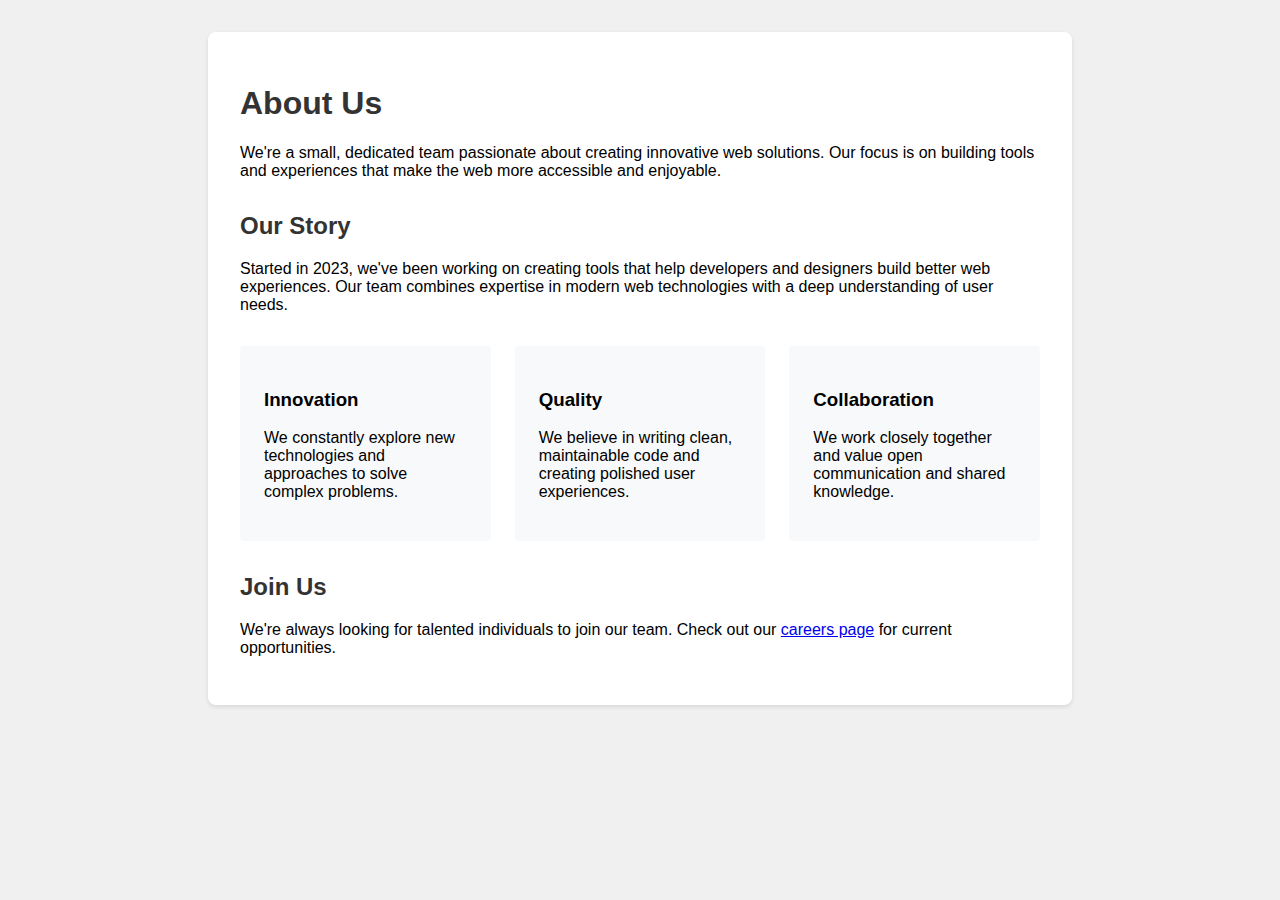
<file: about.html>
<!DOCTYPE html>
<html lang="en">
<head>
    <meta charset="UTF-8">
    <meta name="viewport" content="width=device-width, initial-scale=1.0">
    <meta name="author" content="Mood Island Team">
    <link rel="canonical" href="https://example.com/about" />
    
    <!-- Add missing meta tags -->
    <meta property="og:title" content="About Mood Island">
    <meta property="og:description" content="Learn about our small but passionate team building innovative web solutions.">
    <meta property="og:url" content="https://example.com/about">
    <meta property="og:type" content="website">
    
    <!-- Add favicon -->
    <link rel="icon" href="https://example.com/favicon.ico" type="image/x-icon">
    <title>About Our Team</title>
    <style>
        body {
            margin: 0;
            font-family: Arial, sans-serif;
            background-color: #f0f0f0;
            padding: 2rem;
        }

        .container {
            max-width: 800px;
            margin: 0 auto;
            background: white;
            padding: 2rem;
            border-radius: 8px;
            box-shadow: 0 2px 4px rgba(0,0,0,0.1);
        }

        .team-section {
            margin-top: 2rem;
        }

        .values {
            display: grid;
            grid-template-columns: repeat(auto-fit, minmax(250px, 1fr));
            gap: 1.5rem;
            margin-top: 2rem;
        }

        .value-card {
            padding: 1.5rem;
            background: #f8f9fa;
            border-radius: 4px;
        }

        h1, h2 { color: #333; }
    </style>
<script type="application/ld+json">
{"@context":"https://schema.org","@type":"BreadcrumbList","itemListElement":[{"@type":"ListItem","position":1,"name":"Home","item":"https://websimstarter.borninsea.com/"},{"@type":"ListItem","position":2,"name":"About","item":"https://websimstarter.borninsea.com/about"}],"language":"en"}
</script>
<script type="application/ld+json">
{"@context":"https://schema.org","@type":"FAQPage","mainEntity":[{"@type":"Question","name":"团队的主要价值观是什么？","acceptedAnswer":{"@type":"Answer","text":"创新、质量、协作。我们不断探索新技术，注重代码质量和用户体验，并重视团队合作。"}},{"@type":"Question","name":"如何加入团队？","acceptedAnswer":{"@type":"Answer","text":"请访问我们的careers页面，了解最新职位信息并申请。"}}],"language":"en"}
</script>
<script type="application/ld+json">
{"@context":"https://schema.org","@type":"Organization","name":"Mood Island Team","url":"https://example.com/about","description":"A small, dedicated team passionate about creating innovative web solutions.","logo":"https://example.com/favicon.ico","sameAs":[],"foundingDate":"2023","founders":[{"@type":"Person","name":""}],"address":"","contactPoint":[{"@type":"ContactPoint","contactType":"customer support","email":"","telephone":""}],"language":"en"}
</script>
<script type="application/ld+json">
{"@context":"https://schema.org","@type":"WebSite","name":"Mood Island Team","url":"https://example.com/about","description":"A small, dedicated team passionate about creating innovative web solutions.","inLanguage":"en","publisher":{"@type":"Organization","name":"Mood Island Team"}}
</script>
</head>
<body>
    <div class="container">
        <h1>About Us</h1>
        <p>We're a small, dedicated team passionate about creating innovative web solutions. Our focus is on building tools and experiences that make the web more accessible and enjoyable.</p>

        <div class="team-section">
            <h2>Our Story</h2>
            <p>Started in 2023, we've been working on creating tools that help developers and designers build better web experiences. Our team combines expertise in modern web technologies with a deep understanding of user needs.</p>
        </div>

        <div class="values">
            <div class="value-card">
                <h3>Innovation</h3>
                <p>We constantly explore new technologies and approaches to solve complex problems.</p>
            </div>
            <div class="value-card">
                <h3>Quality</h3>
                <p>We believe in writing clean, maintainable code and creating polished user experiences.</p>
            </div>
            <div class="value-card">
                <h3>Collaboration</h3>
                <p>We work closely together and value open communication and shared knowledge.</p>
            </div>
        </div>

        <div class="team-section">
            <h2>Join Us</h2>
            <p>We're always looking for talented individuals to join our team. Check out our <a href="/career">careers page</a> for current opportunities.</p>
        </div>
    </div>
</body>
</html>
</file>
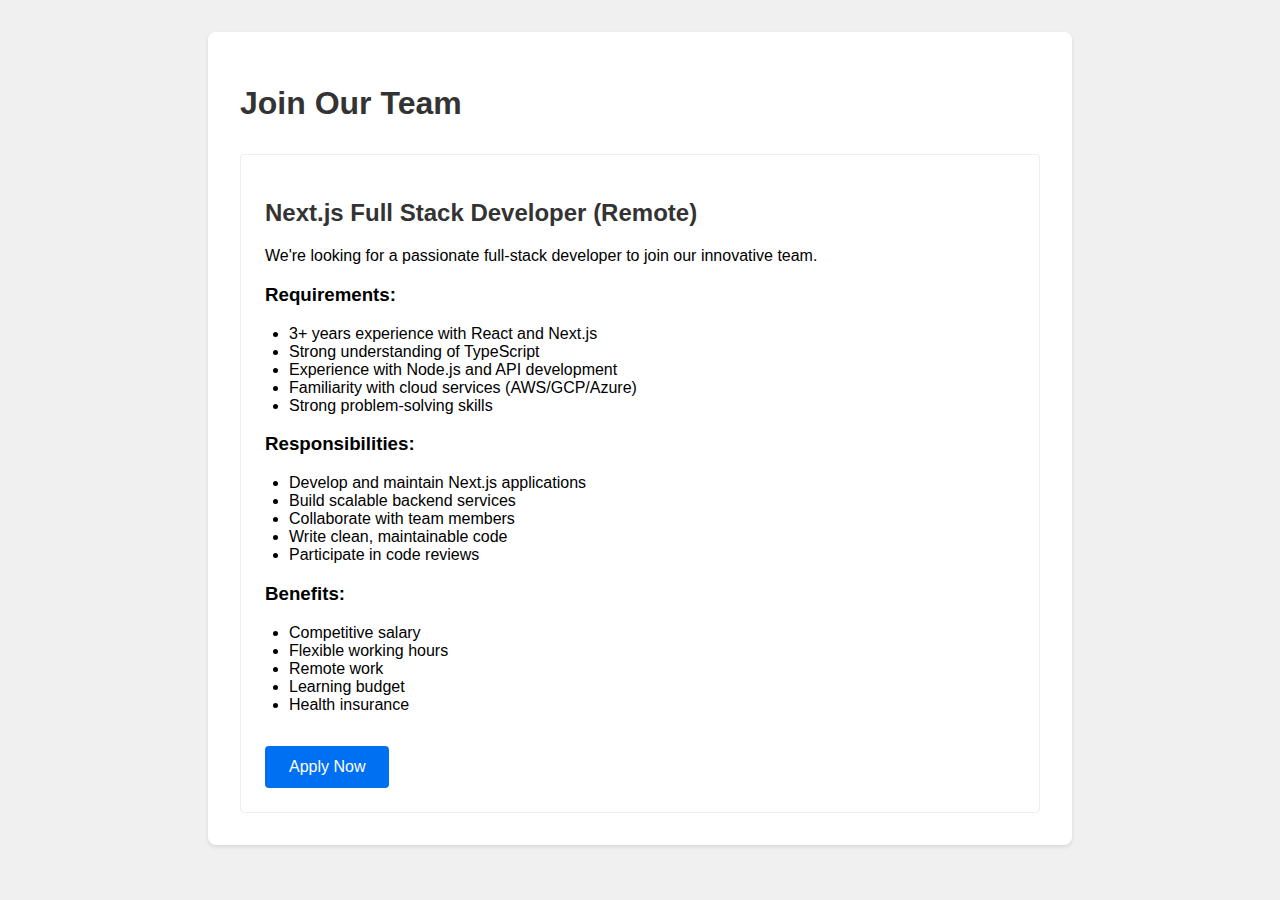
<file: career.html>
<!DOCTYPE html>
<html lang="en">
<head>
    <meta charset="UTF-8">
    <meta name="viewport" content="width=device-width, initial-scale=1.0">
    <meta name="author" content="Mood Island Team">
    <link rel="canonical" href="https://example.com/career" />
    
    <!-- Add missing meta tags -->
    <meta property="og:title" content="Careers at Mood Island">
    <meta property="og:description" content="Join our team as a Next.js Full Stack Developer. Remote position available.">
    <meta property="og:url" content="https://example.com/career">
    <meta property="og:type" content="website">
    
    <!-- Add favicon -->
    <link rel="icon" href="https://example.com/favicon.ico" type="image/x-icon">
    <title>Careers - Next.js Full Stack Developer</title>
    <style>
        body {
            margin: 0;
            font-family: Arial, sans-serif;
            background-color: #f0f0f0;
            padding: 2rem;
        }

        .container {
            max-width: 800px;
            margin: 0 auto;
            background: white;
            padding: 2rem;
            border-radius: 8px;
            box-shadow: 0 2px 4px rgba(0,0,0,0.1);
        }

        .job-post {
            margin-top: 2rem;
            padding: 1.5rem;
            border: 1px solid #eee;
            border-radius: 4px;
        }

        .apply-button {
            display: inline-block;
            padding: 12px 24px;
            background: #0070f3;
            color: white;
            text-decoration: none;
            border-radius: 4px;
            margin-top: 1rem;
        }

        h1, h2 { color: #333; }
        ul { padding-left: 1.5rem; }
    </style>
<script type="application/ld+json">
{"@context":"https://schema.org","@type":"BreadcrumbList","itemListElement":[{"@type":"ListItem","position":1,"name":"Home","item":"https://websimstarter.borninsea.com/"},{"@type":"ListItem","position":2,"name":"Career","item":"https://websimstarter.borninsea.com/career"}],"language":"en"}
</script>
</head>
<body>
    <div class="container">
        <h1>Join Our Team</h1>
        <div class="job-post">
            <h2>Next.js Full Stack Developer (Remote)</h2>
            <p>We're looking for a passionate full-stack developer to join our innovative team.</p>

            <h3>Requirements:</h3>
            <ul>
                <li>3+ years experience with React and Next.js</li>
                <li>Strong understanding of TypeScript</li>
                <li>Experience with Node.js and API development</li>
                <li>Familiarity with cloud services (AWS/GCP/Azure)</li>
                <li>Strong problem-solving skills</li>
            </ul>

            <h3>Responsibilities:</h3>
            <ul>
                <li>Develop and maintain Next.js applications</li>
                <li>Build scalable backend services</li>
                <li>Collaborate with team members</li>
                <li>Write clean, maintainable code</li>
                <li>Participate in code reviews</li>
            </ul>

            <h3>Benefits:</h3>
            <ul>
                <li>Competitive salary</li>
                <li>Flexible working hours</li>
                <li>Remote work</li>
                <li>Learning budget</li>
                <li>Health insurance</li>
            </ul>

            <a href="mailto:careers@mood-island.heytcm.com" class="apply-button">Apply Now</a>
        </div>
    </div>
</body>
</html>
</file>
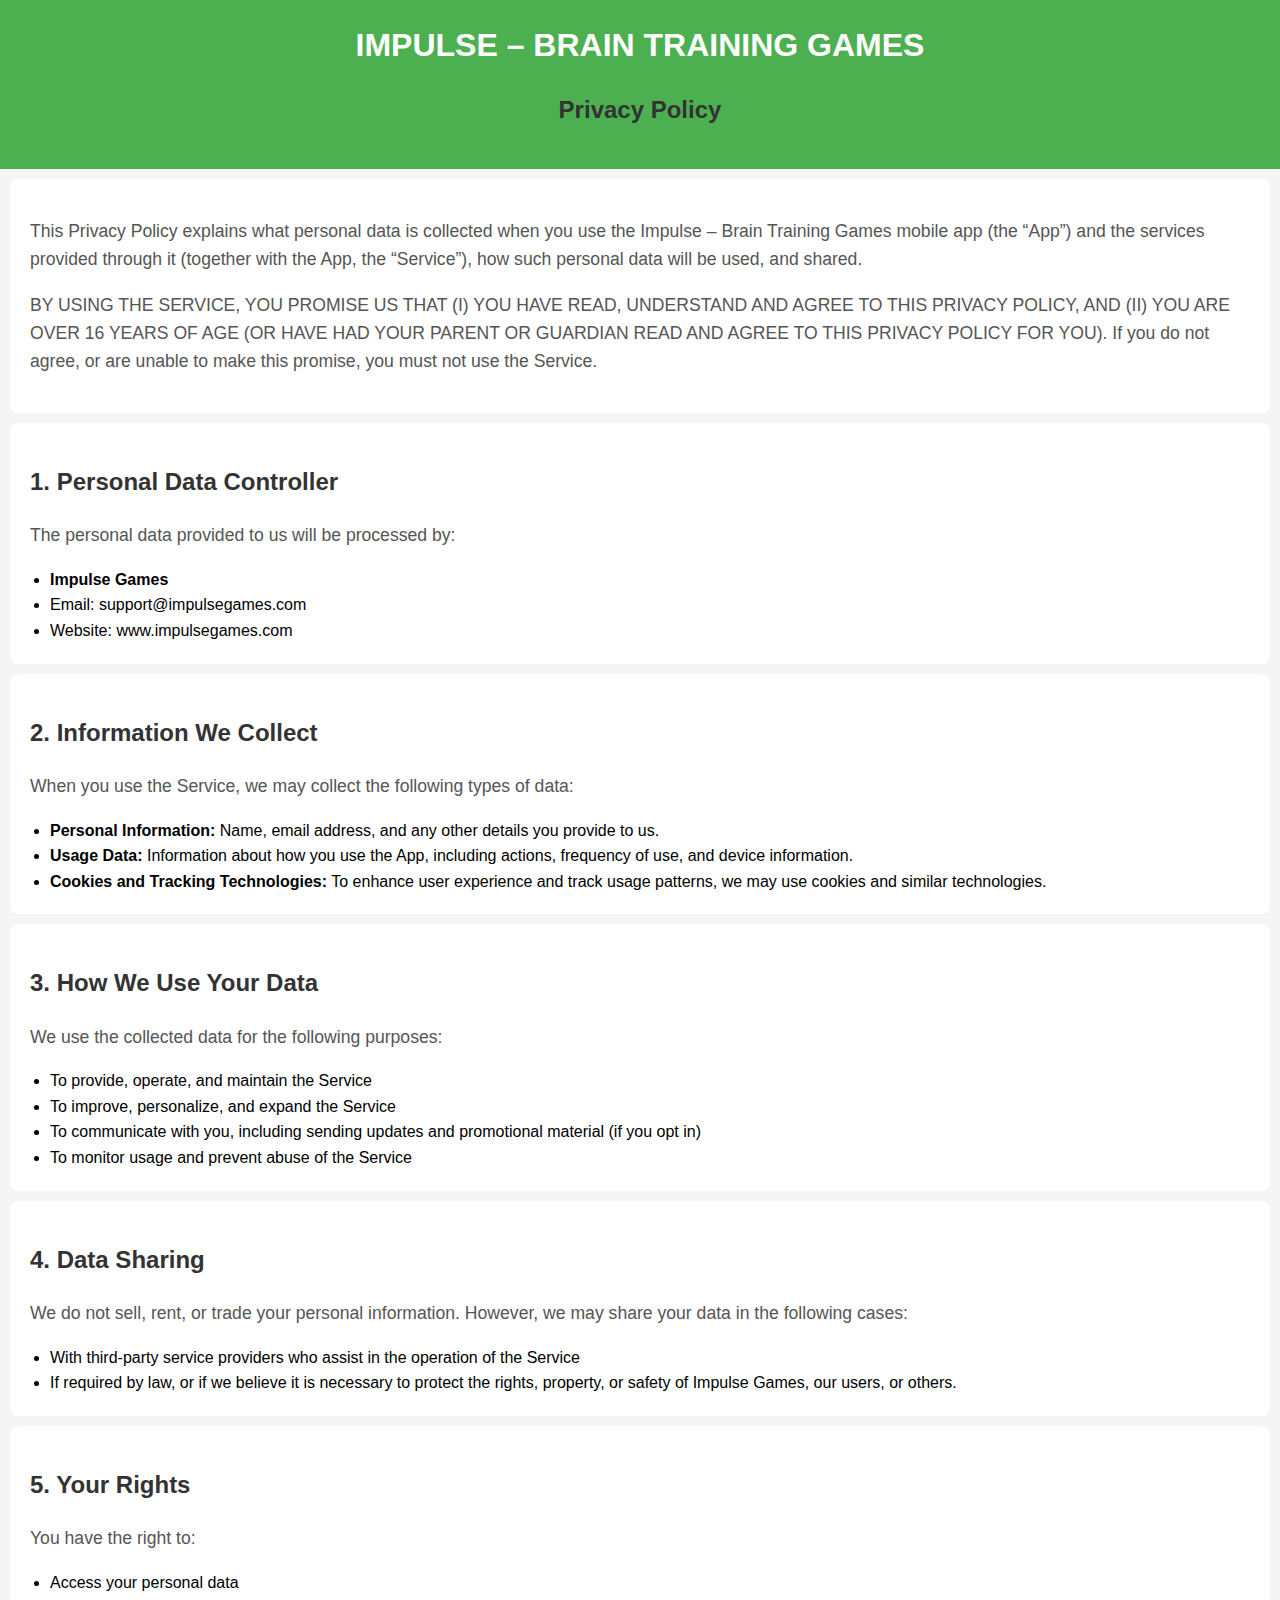
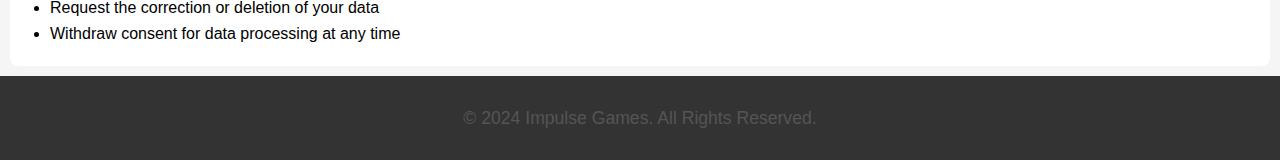
<file: privacy.html>
<!DOCTYPE html>
<html lang="en">

<head>
  <meta charset="UTF-8">
  <meta name="viewport" content="width=device-width, initial-scale=1.0">

  <!-- SEO Meta Tags -->
  <meta name="description" content="Privacy Policy for Impulse - Brain Training Games">
  <meta name="keywords" content="privacy, policy, mobile game, data collection">
  <meta name="author" content="Your Company">
  <meta http-equiv="Content-Language" content="en">

  <!-- Canonical Link -->
  <link rel="canonical" href="https://www.yourwebsite.com/privacy-policy" />

  <!-- Open Graph for Social Media -->
  <meta property="og:title" content="Privacy Policy - Impulse - Brain Training Games">
  <meta property="og:description" content="Read the privacy policy of Impulse - Brain Training Games.">
  <meta property="og:image" content="https://www.yourwebsite.com/privacy-policy-image.jpg">
  <meta property="og:url" content="https://www.yourwebsite.com/privacy-policy">
  <meta property="og:type" content="website">

  <!-- Twitter Card Meta Tags -->
  <meta name="twitter:card" content="summary_large_image">
  <meta name="twitter:title" content="Privacy Policy - Impulse - Brain Training Games">
  <meta name="twitter:description" content="Read the privacy policy of Impulse - Brain Training Games.">
  <meta name="twitter:image" content="https://www.yourwebsite.com/privacy-policy-image.jpg">

  <title>Privacy Policy - Impulse - Brain Training Games</title>

  <style>
    body {
      font-family: Arial, sans-serif;
      margin: 0;
      padding: 0;
      background-color: #f5f5f5;
      line-height: 1.6;
    }
    header {
      text-align: center;
      background-color: #4CAF50;
      color: white;
      padding: 20px;
    }
    header h1 {
      margin: 0;
    }
    section {
      padding: 20px;
      margin: 10px;
      background-color: #fff;
      border-radius: 8px;
    }
    h2 {
      color: #333;
    }
    p {
      color: #555;
      font-size: 1.1em;
    }
    ul {
      margin: 0;
      padding-left: 20px;
    }
    footer {
      text-align: center;
      padding: 10px;
      background-color: #333;
      color: white;
    }
  </style>
</head>

<body>
  <header>
    <h1>IMPULSE – BRAIN TRAINING GAMES</h1>
    <h2>Privacy Policy</h2>
  </header>

  <section>
    <p>This Privacy Policy explains what personal data is collected when you use the Impulse – Brain Training Games mobile app (the “App”) and the services provided through it (together with the App, the “Service”), how such personal data will be used, and shared.</p>
    <p>BY USING THE SERVICE, YOU PROMISE US THAT (I) YOU HAVE READ, UNDERSTAND AND AGREE TO THIS PRIVACY POLICY, AND (II) YOU ARE OVER 16 YEARS OF AGE (OR HAVE HAD YOUR PARENT OR GUARDIAN READ AND AGREE TO THIS PRIVACY POLICY FOR YOU). If you do not agree, or are unable to make this promise, you must not use the Service.</p>
  </section>

  <section>
    <h2>1. Personal Data Controller</h2>
    <p>The personal data provided to us will be processed by:</p>
    <ul>
      <li><strong>Impulse Games</strong></li>
      <li>Email: support@impulsegames.com</li>
      <li>Website: www.impulsegames.com</li>
    </ul>
  </section>

  <section>
    <h2>2. Information We Collect</h2>
    <p>When you use the Service, we may collect the following types of data:</p>
    <ul>
      <li><strong>Personal Information:</strong> Name, email address, and any other details you provide to us.</li>
      <li><strong>Usage Data:</strong> Information about how you use the App, including actions, frequency of use, and device information.</li>
      <li><strong>Cookies and Tracking Technologies:</strong> To enhance user experience and track usage patterns, we may use cookies and similar technologies.</li>
    </ul>
  </section>

  <section>
    <h2>3. How We Use Your Data</h2>
    <p>We use the collected data for the following purposes:</p>
    <ul>
      <li>To provide, operate, and maintain the Service</li>
      <li>To improve, personalize, and expand the Service</li>
      <li>To communicate with you, including sending updates and promotional material (if you opt in)</li>
      <li>To monitor usage and prevent abuse of the Service</li>
    </ul>
  </section>

  <section>
    <h2>4. Data Sharing</h2>
    <p>We do not sell, rent, or trade your personal information. However, we may share your data in the following cases:</p>
    <ul>
      <li>With third-party service providers who assist in the operation of the Service</li>
      <li>If required by law, or if we believe it is necessary to protect the rights, property, or safety of Impulse Games, our users, or others.</li>
    </ul>
  </section>

  <section>
    <h2>5. Your Rights</h2>
    <p>You have the right to:</p>
    <ul>
      <li>Access your personal data</li>
      <li>Request the correction or deletion of your data</li>
      <li>Withdraw consent for data processing at any time</li>
    </ul>
  </section>

  <footer>
    <p>&copy; 2024 Impulse Games. All Rights Reserved.</p>
  </footer>

</body>

</html>
</file>
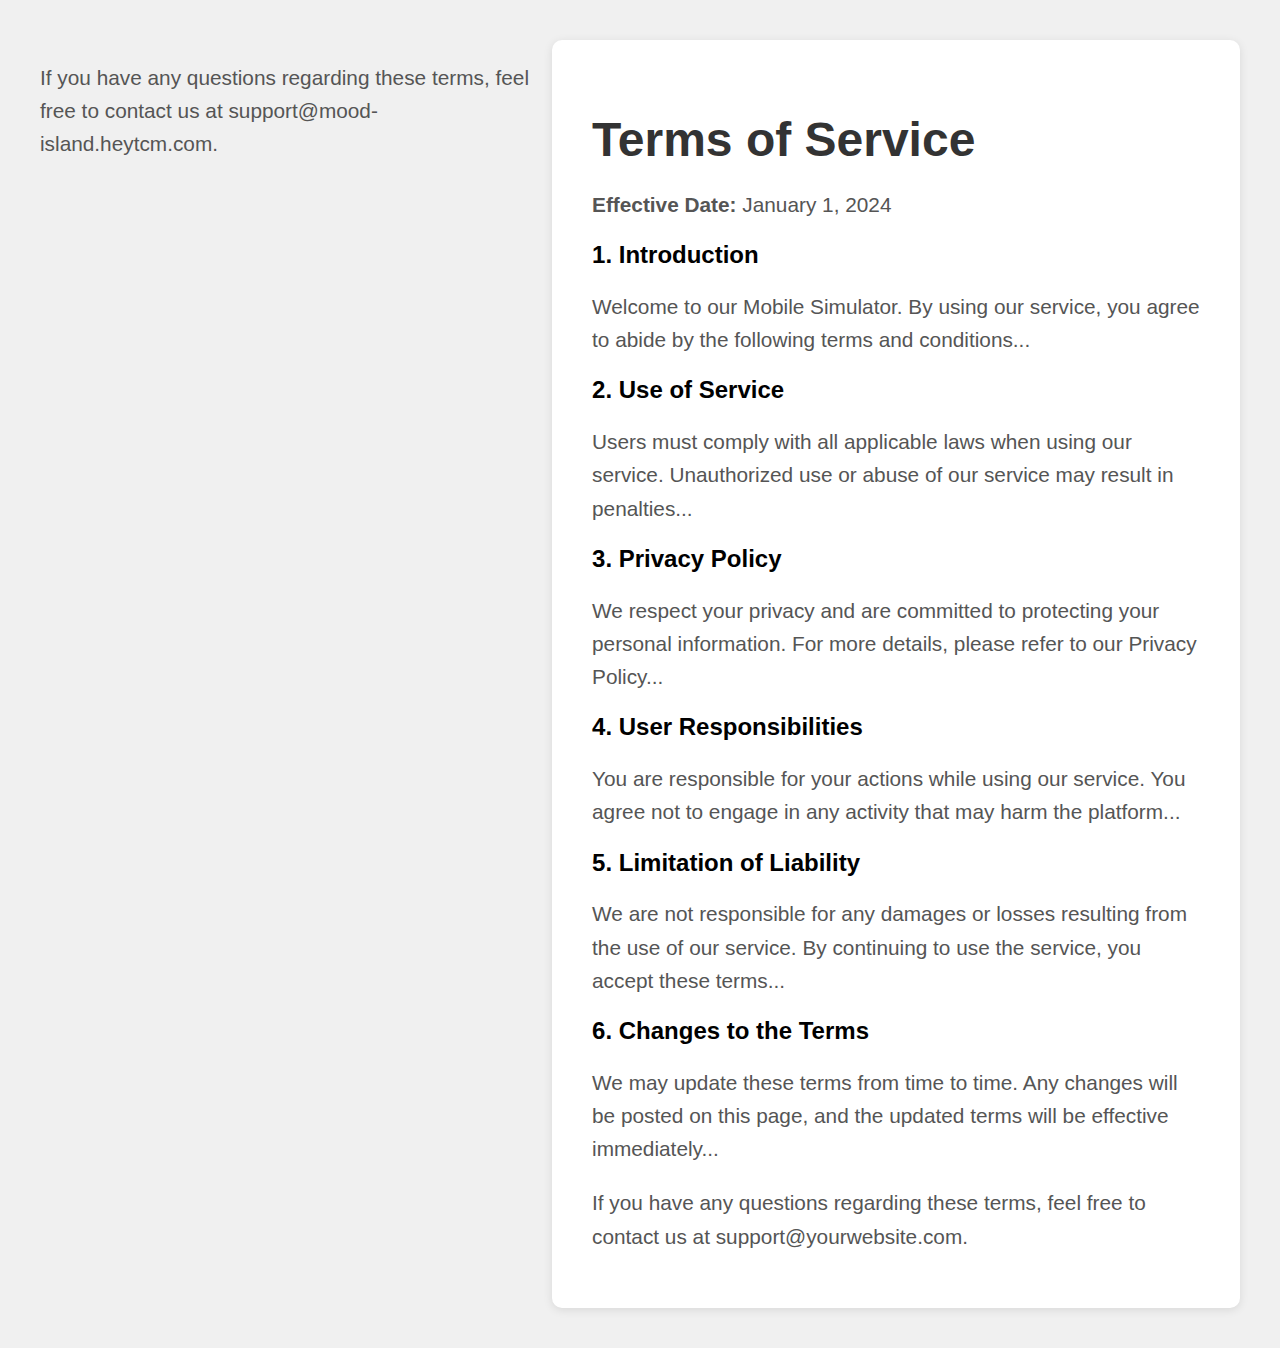
<file: terms.html>
<!DOCTYPE html>
<html lang="en">

<head>
  <meta charset="UTF-8">
  <meta name="viewport" content="width=device-width, initial-scale=1.0">

  <!-- SEO Meta Tags -->
  <meta name="description" content="Read the terms and conditions for using the mobile simulator.">
  <meta name="keywords" content="terms, conditions, mobile, simulator, terms of service">
  <meta name="author" content="Mood Island Team">
  <meta http-equiv="Content-Language" content="en">

  <!-- Canonical Link -->
  <link rel="canonical" href="https://example.com/terms" />

  <!-- Open Graph for Social Media -->
  <meta property="og:title" content="Terms of Service - Mood Island">
  <meta property="og:description" content="Read the terms and conditions for using the mobile simulator.">
  <meta property="og:image" content="https://example.com/images/terms-preview.jpg">
  <meta property="og:url" content="https://example.com/terms">
  <meta property="og:type" content="website">

  <!-- Twitter Card -->
  <meta name="twitter:card" content="summary_large_image">
  <meta name="twitter:title" content="Terms of Service - Mood Island">
  <meta name="twitter:description" content="Read the terms and conditions for using the mobile simulator.">
  <meta name="twitter:image" content="https://example.com/images/terms-preview.jpg">
  <meta name="twitter:creator" content="@moodisland">

  <!-- Favicon -->
  <link rel="icon" href="https://example.com/favicon.ico" type="image/x-icon">
  
  <!-- Update contact email -->
  <p>If you have any questions regarding these terms, feel free to contact us at support@mood-island.heytcm.com.</p>
  <meta property="og:title" content="Terms of Service">
  <meta property="og:description" content="Read the terms and conditions for using the mobile simulator.">
  <meta property="og:image" content="https://www.yourwebsite.com/terms-image.jpg">
  <meta property="og:url" content="https://www.yourwebsite.com/terms">
  <meta property="og:type" content="website">

  <!-- Twitter Card -->
  <meta name="twitter:card" content="summary_large_image">
  <meta name="twitter:title" content="Terms of Service">
  <meta name="twitter:description" content="Read the terms and conditions for using the mobile simulator.">
  <meta name="twitter:image" content="https://www.yourwebsite.com/terms-image.jpg">
  <meta name="twitter:creator" content="@yourtwitterhandle">

  <!-- Favicon -->
  <link rel="icon" href="https://www.yourwebsite.com/favicon.ico" type="image/x-icon">

  <!-- Google Analytics -->
  <script async src="https://www.googletagmanager.com/gtag/js?id=UA-XXXXX-Y"></script>
  <script>
    window.dataLayer = window.dataLayer || [];
    function gtag() {
      dataLayer.push(arguments);
    }
    gtag('js', new Date());
    gtag('config', 'UA-XXXXX-Y');
  </script>

  <!-- Microsoft Clarity -->
  <script type="text/javascript">
    (function(c,l,a,r,i,t,y) {
      window.clarity=window.clarity||function(){(clarity.q=clarity.q||[]).push(arguments)};
      clarity('set', 'anonymizeIP', true);
      i=l.createElement('script');i.async=1;i.src=r;i.type='text/javascript';
      t=l.getElementsByTagName('script')[0];t.parentNode.insertBefore(i,t);
    })(document,window,'script','https://www.clarity.ms/tag/XXXXXX');
  </script>

  <title>Terms of Service</title>

  <style>
    /* Global Styles */
    body {
      margin: 0;
      font-family: Arial, sans-serif;
      background-color: #f0f0f0;
      display: flex;
      justify-content: center;
      align-items: flex-start;
      padding: 20px;
      height: auto;
      text-align: left;
    }

    .terms-container {
      width: 100%;
      max-width: 800px;
      background-color: #fff;
      border-radius: 10px;
      padding: 20px;
      box-shadow: 0 2px 10px rgba(0, 0, 0, 0.1);
    }

    h1 {
      font-size: 2rem;
      color: #333;
      margin-bottom: 20px;
    }

    p {
      font-size: 1.1rem;
      line-height: 1.6;
      color: #555;
      margin-bottom: 15px;
    }

    /* Adjustments for Mobile and PC */
    @media (min-width: 768px) {
      body {
        padding: 40px;
      }

      .terms-container {
        padding: 40px;
      }

      h1 {
        font-size: 2.5rem;
      }

      p {
        font-size: 1.2rem;
      }
    }

    @media (min-width: 1024px) {
      .terms-container {
        max-width: 1000px;
      }

      h1 {
        font-size: 3rem;
      }

      p {
        font-size: 1.3rem;
      }
    }
  </style>
</head>

<body>
  <div class="terms-container">
    <h1>Terms of Service</h1>

    <p><strong>Effective Date:</strong> January 1, 2024</p>

    <h2>1. Introduction</h2>
    <p>Welcome to our Mobile Simulator. By using our service, you agree to abide by the following terms and conditions...</p>

    <h2>2. Use of Service</h2>
    <p>Users must comply with all applicable laws when using our service. Unauthorized use or abuse of our service may result in penalties...</p>

    <h2>3. Privacy Policy</h2>
    <p>We respect your privacy and are committed to protecting your personal information. For more details, please refer to our Privacy Policy...</p>

    <h2>4. User Responsibilities</h2>
    <p>You are responsible for your actions while using our service. You agree not to engage in any activity that may harm the platform...</p>

    <h2>5. Limitation of Liability</h2>
    <p>We are not responsible for any damages or losses resulting from the use of our service. By continuing to use the service, you accept these terms...</p>

    <h2>6. Changes to the Terms</h2>
    <p>We may update these terms from time to time. Any changes will be posted on this page, and the updated terms will be effective immediately...</p>

    <p>If you have any questions regarding these terms, feel free to contact us at support@yourwebsite.com.</p>
  </div>
</body>

</html>
</file>
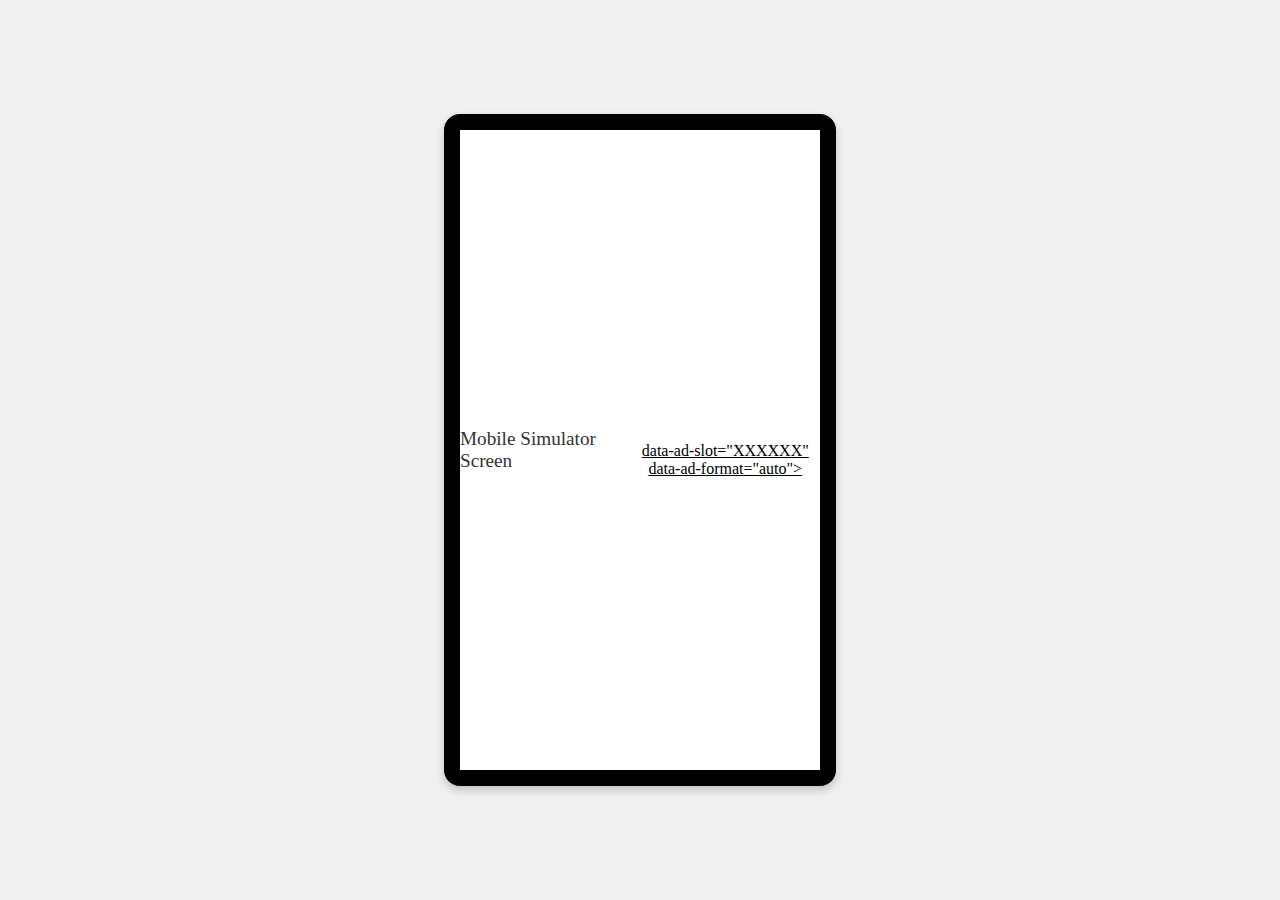
<file: template/basic/index-mobile.html>
<!DOCTYPE html>
<html lang="en">

<head>
  <meta charset="UTF-8">
  <meta name="viewport" content="width=device-width, initial-scale=1.0">

  <!-- SEO Meta Tags -->
  <meta name="description" content="A mobile simulator designed to demonstrate mobile interface design.">
  <meta name="keywords" content="mobile, simulator, mobile design, mobile app">
  <meta name="author" content="Your Name or Company">
  <meta http-equiv="Content-Language" content="en">

  <!-- Canonical Link -->
  <link rel="canonical" href="https://www.yourwebsite.com/mobile-simulator" />

  <!-- Open Graph for Social Media -->
  <meta property="og:title" content="Mobile Simulator">
  <meta property="og:description" content="A mobile simulator designed to demonstrate mobile interface design.">
  <meta property="og:image" content="https://www.yourwebsite.com/mobile-simulator-image.jpg">
  <meta property="og:url" content="https://www.yourwebsite.com/mobile-simulator">
  <meta property="og:type" content="website">

  <!-- Twitter Card Meta Tags -->
  <meta name="twitter:card" content="summary_large_image">
  <meta name="twitter:title" content="Mobile Simulator">
  <meta name="twitter:description" content="A mobile simulator designed to demonstrate mobile interface design.">
  <meta name="twitter:image" content="https://www.yourwebsite.com/mobile-simulator-image.jpg">

  <!-- Hreflang Tags for Multilingual Support -->
  <link rel="alternate" href="https://www.yourwebsite.com/en/mobile-simulator" hreflang="en" />
  <link rel="alternate" href="https://www.yourwebsite.com/es/mobile-simulator" hreflang="es" />
  <link rel="alternate" href="https://www.yourwebsite.com/fr/mobile-simulator" hreflang="fr" />

  <!-- Favicon -->
  <link rel="icon" href="favicon.ico" type="image/x-icon">

  <!-- Structured Data (JSON-LD) -->
  <script type="application/ld+json">
    {
      "@context": "https://schema.org",
      "@type": "WebPage",
      "name": "Mobile Simulator",
      "description": "A mobile simulator designed to demonstrate mobile interface design.",
      "publisher": {
        "@type": "Organization",
        "name": "Your Company Name",
        "logo": {
          "@type": "ImageObject",
          "url": "https://www.yourwebsite.com/logo.jpg"
        }
      },
      "url": "https://www.yourwebsite.com/mobile-simulator"
    }
  </script>

  <!-- Google Analytics (Gtag) -->
  <script async src="https://www.googletagmanager.com/gtag/js?id=UA-XXXXXX-X"></script>
  <script>
    window.dataLayer = window.dataLayer || [];
    function gtag() { dataLayer.push(arguments); }
    gtag('js', new Date());

    gtag('config', 'UA-XXXXXX-X');  // Replace 'UA-XXXXXX-X' with your actual Google Analytics tracking ID
  </script>

  <!-- Microsoft Clarity -->
  <script type="text/javascript">
    (function(c, l, a, r, i, t, y) {
      window.clarity = window.clarity || function() {
        (window.clarity.q = window.clarity.q || []).push(arguments)
      };
      t = l.createElement(a);
      t.async = 1;
      t.src = r;
      t.id = "clarity-script";
      y = l.getElementsByTagName(a)[0];
      y.parentNode.insertBefore(t, y)
    })(document, "script", "https://www.clarity.ms/analytical.js", "https://www.clarity.ms");

    clarity('set', 'user-id', 'YOUR_USER_ID');  // Optionally add user IDs or custom identifiers for session tracking
  </script>

  <!-- Google Ads (AdSense) -->
  <script async src="https://pagead2.googlesyndication.com/pagead/js/adsbygoogle.js"></script>
  <script>
    (adsbygoogle = window.adsbygoogle || []).push({
      google_ad_client: "ca-pub-XXXXXX",  // Replace with your AdSense publisher ID
      enable_page_level_ads: true
    });
  </script>

  <title>Mobile Simulator</title>

  <style>
    body {
      display: flex;
      justify-content: center;
      align-items: center;
      height: 100vh;
      margin: 0;
      background-color: #f0f0f0;
      flex-direction: column;
    }

    .mobile-container {
      width: 360px;
      height: 640px;
      border: 16px solid black; /* Black border around the mobile screen */
      border-radius: 16px; /* Rounded corners */
      display: flex;
      justify-content: center;
      align-items: center;
      background-color: #fff; /* Screen background color */
      box-shadow: 0 4px 8px rgba(0, 0, 0, 0.2); /* Optional shadow effect */
    }

    .mobile-screen {
      width: 90%;
      height: 90%;
      background-color: #fff; /* Background of the mobile content */
      display: flex;
      justify-content: center;
      align-items: center;
      font-size: 1.2em;
      color: #333;
    }

    /* AdSense Ad Style */
    .adsense-ad {
      margin-top: 20px;
      width: 100%;
      text-align: center;
    }
  </style>
</head>

<body>
  <div class="mobile-container">
    <div class="mobile-screen">
      <!-- Content for the mobile simulator screen -->
      <p>Mobile Simulator Screen</p>
    </div>

    <!-- Google AdSense Ad -->
    <div class="adsense-ad">
      <ins class="adsbygoogle"
           style="display:block"
           data-ad-client="ca-pub-XXXXXX"  <!-- Replace with your AdSense publisher ID -->
           data-ad-slot="XXXXXX"           <!-- Replace with your AdSense ad slot ID -->
           data-ad-format="auto"></ins>
      <script>
        (adsbygoogle = window.adsbygoogle || []).push({});
      </script>
    </div>
  </div>
</body>

</html>
</file>
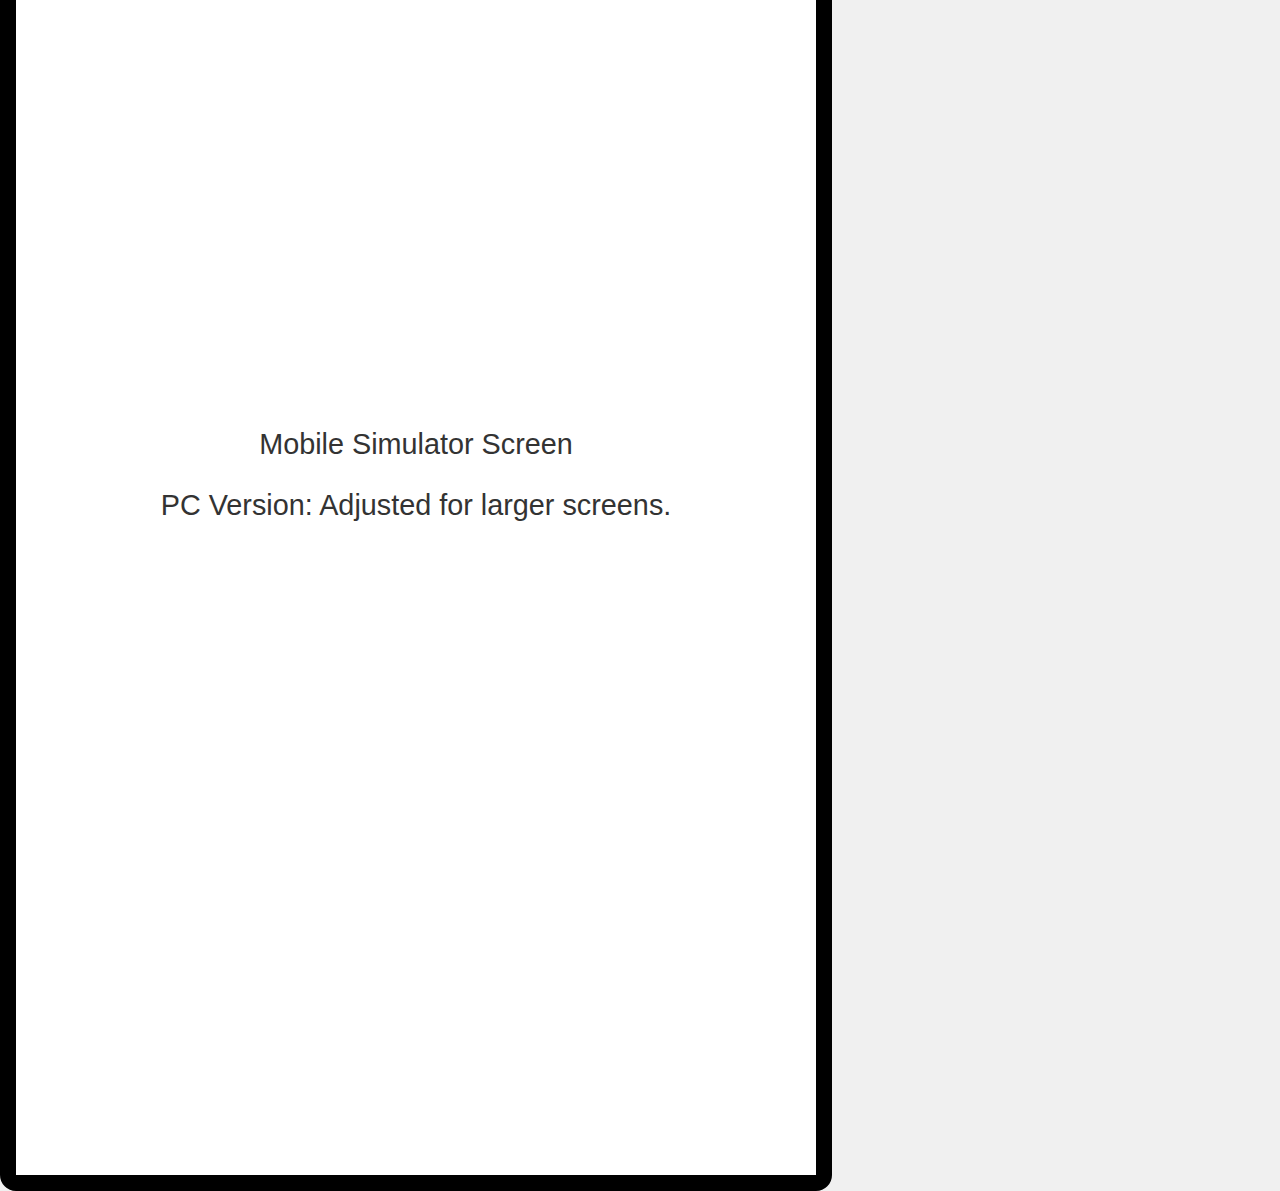
<file: template/basic/index-pc.html>
<!DOCTYPE html>
<html lang="en">

<head>
  <meta charset="UTF-8">
  <meta name="viewport" content="width=device-width, initial-scale=1.0">

  <!-- SEO Meta Tags -->
  <meta name="description" content="A mobile simulator designed to demonstrate mobile interface design.">
  <meta name="keywords" content="mobile, simulator, mobile design, mobile app">
  <meta name="author" content="Your Name or Company">
  <meta http-equiv="Content-Language" content="en">

  <!-- Canonical Link -->
  <link rel="canonical" href="https://www.yourwebsite.com/pc-simulator" />

  <!-- Open Graph for Social Media -->
  <meta property="og:title" content="PC Simulator">
  <meta property="og:description" content="A mobile simulator designed to demonstrate mobile interface design.">
  <meta property="og:image" content="https://www.yourwebsite.com/pc-simulator-image.jpg">
  <meta property="og:url" content="https://www.yourwebsite.com/pc-simulator">
  <meta property="og:type" content="website">

  <!-- Twitter Card -->
  <meta name="twitter:card" content="summary_large_image">
  <meta name="twitter:title" content="PC Simulator">
  <meta name="twitter:description" content="A mobile simulator designed to demonstrate mobile interface design.">
  <meta name="twitter:image" content="https://www.yourwebsite.com/pc-simulator-image.jpg">
  <meta name="twitter:creator" content="@yourtwitterhandle">

  <!-- Favicon -->
  <link rel="icon" href="https://www.yourwebsite.com/favicon.ico" type="image/x-icon">

  <!-- Google Analytics -->
  <script async src="https://www.googletagmanager.com/gtag/js?id=UA-XXXXX-Y"></script>
  <script>
    window.dataLayer = window.dataLayer || [];
    function gtag() {
      dataLayer.push(arguments);
    }
    gtag('js', new Date());
    gtag('config', 'UA-XXXXX-Y');
  </script>

  <!-- Microsoft Clarity -->
  <script type="text/javascript">
    (function(c,l,a,r,i,t,y) {
      window.clarity=window.clarity||function(){(clarity.q=clarity.q||[]).push(arguments)};
      clarity('set', 'anonymizeIP', true);
      i=l.createElement('script');i.async=1;i.src=r;i.type='text/javascript';
      t=l.getElementsByTagName('script')[0];t.parentNode.insertBefore(i,t);
    })(document,window,'script','https://www.clarity.ms/tag/XXXXXX');
  </script>

  <title>PC Simulator</title>

  <style>
    /* Global Styles */
    body {
      margin: 0;
      font-family: Arial, sans-serif;
      background-color: #f0f0f0;
      display: flex;
      justify-content: center;
      align-items: center;
      height: 100vh;
      text-align: center;
    }

    .mobile-container {
      width: 360px;
      height: 640px;
      border: 16px solid black;
      border-radius: 16px;
      background-color: #fff;
      position: relative;
      display: flex;
      justify-content: center;
      align-items: center;
    }

    .content {
      font-size: 1.2rem;
      color: #333;
    }

    /* Adjustments for PC */
    @media (min-width: 768px) {
      .mobile-container {
        width: 600px;
        height: 1000px;
      }

      .content {
        font-size: 1.5rem;
      }
    }

    @media (min-width: 1024px) {
      .mobile-container {
        width: 800px;
        height: 1400px;
      }

      .content {
        font-size: 1.8rem;
      }
    }

    /* Additional responsiveness for larger screens */
    @media (min-width: 1200px) {
      body {
        justify-content: flex-start;
      }

      .mobile-container {
        margin-top: 50px;
      }
    }
  </style>
</head>

<body>
  <div class="mobile-container">
    <div class="content">
      <p>Mobile Simulator Screen</p>
      <p>PC Version: Adjusted for larger screens.</p>
    </div>
  </div>
</body>

</html>
</file>
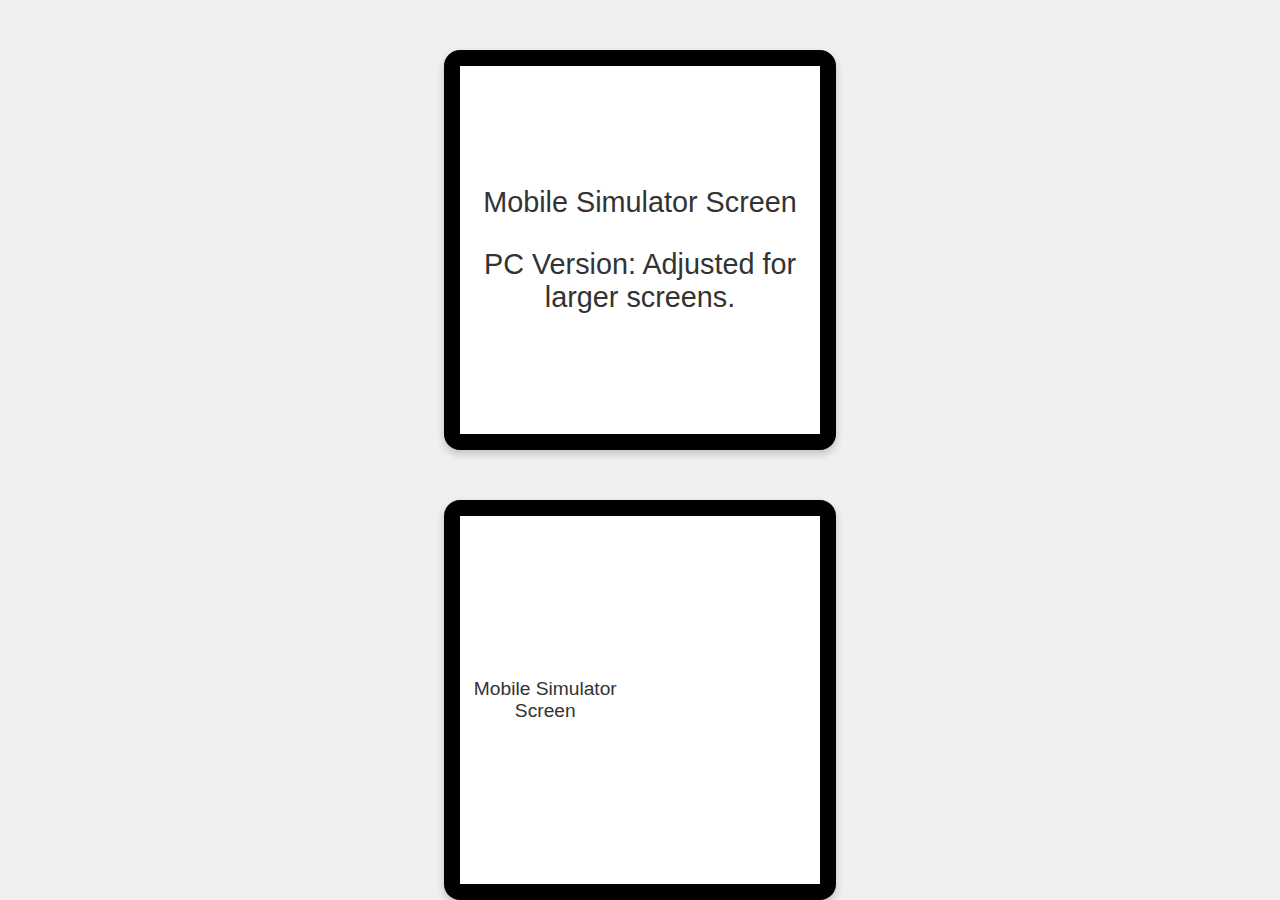
<file: template/basic/index-pwa-mobile.html>
<!DOCTYPE html>
<html lang="en">

<head>
  <meta charset="UTF-8">
  <meta name="viewport" content="width=device-width, initial-scale=1.0">

  <!-- SEO Meta Tags -->
  <meta name="description" content="A mobile simulator designed to demonstrate mobile interface design.">
  <meta name="keywords" content="mobile, simulator, mobile design, mobile app">
  <meta name="author" content="Your Name or Company">
  <meta http-equiv="Content-Language" content="en">

  <!-- Canonical Link -->
  <link rel="canonical" href="https://www.yourwebsite.com/mobile-simulator" />

  <!-- Open Graph for Social Media -->
  <meta property="og:title" content="Mobile Simulator">
  <meta property="og:description" content="A mobile simulator designed to demonstrate mobile interface design.">
  <meta property="og:image" content="https://www.yourwebsite.com/mobile-simulator-image.jpg">
  <meta property="og:url" content="https://www.yourwebsite.com/mobile-simulator">
  <meta property="og:type" content="website">

  <!-- Twitter Card Meta Tags -->
  <meta name="twitter:card" content="summary_large_image">
  <meta name="twitter:title" content="Mobile Simulator">
  <meta name="twitter:description" content="A mobile simulator designed to demonstrate mobile interface design.">
  <meta name="twitter:image" content="https://www.yourwebsite.com/mobile-simulator-image.jpg">

  <!-- Hreflang Tags for Multilingual Support -->
  <link rel="alternate" href="https://www.yourwebsite.com/en/mobile-simulator" hreflang="en" />
  <link rel="alternate" href="https://www.yourwebsite.com/es/mobile-simulator" hreflang="es" />
  <link rel="alternate" href="https://www.yourwebsite.com/fr/mobile-simulator" hreflang="fr" />

  <!-- Favicon -->
  <link rel="icon" href="favicon.ico" type="image/x-icon">

  <!-- Manifest for PWA -->
  <link rel="manifest" href="/manifest.json">
<!DOCTYPE html>
<html lang="en">

<head>
  <meta charset="UTF-8">
  <meta name="viewport" content="width=device-width, initial-scale=1.0">

  <!-- SEO Meta Tags -->
  <meta name="description" content="A mobile simulator designed to demonstrate mobile interface design.">
  <meta name="keywords" content="mobile, simulator, mobile design, mobile app">
  <meta name="author" content="Your Name or Company">
  <meta http-equiv="Content-Language" content="en">

  <!-- Canonical Link -->
  <link rel="canonical" href="https://www.yourwebsite.com/pc-simulator" />

  <!-- Open Graph for Social Media -->
  <meta property="og:title" content="PC Simulator">
  <meta property="og:description" content="A mobile simulator designed to demonstrate mobile interface design.">
  <meta property="og:image" content="https://www.yourwebsite.com/pc-simulator-image.jpg">
  <meta property="og:url" content="https://www.yourwebsite.com/pc-simulator">
  <meta property="og:type" content="website">

  <!-- Twitter Card -->
  <meta name="twitter:card" content="summary_large_image">
  <meta name="twitter:title" content="PC Simulator">
  <meta name="twitter:description" content="A mobile simulator designed to demonstrate mobile interface design.">
  <meta name="twitter:image" content="https://www.yourwebsite.com/pc-simulator-image.jpg">
  <meta name="twitter:creator" content="@yourtwitterhandle">

  <!-- Favicon -->
  <link rel="icon" href="https://www.yourwebsite.com/favicon.ico" type="image/x-icon">

  <!-- PWA -->
  <link rel="manifest" href="/manifest.json">
  <meta name="theme-color" content="#ffffff">
<script>
  if ('serviceWorker' in navigator) {
    window.addEventListener('load', () => {
      navigator.serviceWorker.register('/service-worker.js')
        .then(registration => {
          console.log('Service Worker registered with scope:', registration.scope);
        })
        .catch(error => {
          console.log('Service Worker registration failed:', error);
        });
    });
  }
</script>

  <!-- Google Analytics -->
  <script async src="https://www.googletagmanager.com/gtag/js?id=UA-XXXXX-Y"></script>
  <script>
    window.dataLayer = window.dataLayer || [];
    function gtag() {
      dataLayer.push(arguments);
    }
    gtag('js', new Date());
    gtag('config', 'UA-XXXXX-Y');
  </script>

  <!-- Microsoft Clarity -->
  <script type="text/javascript">
    (function(c,l,a,r,i,t,y) {
      window.clarity=window.clarity||function(){(clarity.q=clarity.q||[]).push(arguments)};
      clarity('set', 'anonymizeIP', true);
      i=l.createElement('script');i.async=1;i.src=r;i.type='text/javascript';
      t=l.getElementsByTagName('script')[0];t.parentNode.insertBefore(i,t);
    })(document,window,'script','https://www.clarity.ms/tag/XXXXXX');
  </script>

  <title>PC Simulator</title>

  <style>
    /* Global Styles */
    body {
      margin: 0;
      font-family: Arial, sans-serif;
      background-color: #f0f0f0;
      display: flex;
      justify-content: center;
      align-items: center;
      height: 100vh;
      text-align: center;
    }

    .mobile-container {
      width: 360px;
      height: 640px;
      border: 16px solid black;
      border-radius: 16px;
      background-color: #fff;
      position: relative;
      display: flex;
      justify-content: center;
      align-items: center;
    }

    .content {
      font-size: 1.2rem;
      color: #333;
    }

    /* Adjustments for PC */
    @media (min-width: 768px) {
      .mobile-container {
        width: 600px;
        height: 1000px;
      }

      .content {
        font-size: 1.5rem;
      }
    }

    @media (min-width: 1024px) {
      .mobile-container {
        width: 800px;
        height: 1400px;
      }

      .content {
        font-size: 1.8rem;
      }
    }

    /* Additional responsiveness for larger screens */
    @media (min-width: 1200px) {
      body {
        justify-content: flex-start;
      }

      .mobile-container {
        margin-top: 50px;
      }
    }
  </style>
</head>

<body>
  <div class="mobile-container">
    <div class="content">
      <p>Mobile Simulator Screen</p>
      <p>PC Version: Adjusted for larger screens.</p>
    </div>
  </div>
</body>

</html>

  <!-- Structured Data (JSON-LD) -->
  <script type="application/ld+json">
    {
      "@context": "https://schema.org",
      "@type": "WebPage",
      "name": "Mobile Simulator",
      "description": "A mobile simulator designed to demonstrate mobile interface design.",
      "publisher": {
        "@type": "Organization",
        "name": "Your Company Name",
        "logo": {
          "@type": "ImageObject",
          "url": "https://www.yourwebsite.com/logo.jpg"
        }
      },
      "url": "https://www.yourwebsite.com/mobile-simulator"
    }
  </script>

  <!-- Google Analytics (Gtag) -->
  <script async src="https://www.googletagmanager.com/gtag/js?id=UA-XXXXXX-X"></script>
  <script>
    window.dataLayer = window.dataLayer || [];
    function gtag() { dataLayer.push(arguments); }
    gtag('js', new Date());

    gtag('config', 'UA-XXXXXX-X');
  </script>

  <!-- Microsoft Clarity -->
  <script type="text/javascript">
    (function(c, l, a, r, i, t, y) {
      window.clarity = window.clarity || function() {
        (window.clarity.q = window.clarity.q || []).push(arguments)
      };
      t = l.createElement(a);
      t.async = 1;
      t.src = r;
      t.id = "clarity-script";
      y = l.getElementsByTagName(a)[0];
      y.parentNode.insertBefore(t, y)
    })(document, "script", "https://www.clarity.ms/analytical.js", "https://www.clarity.ms");

    clarity('set', 'user-id', 'YOUR_USER_ID');
  </script>

  <!-- Google Ads (AdSense) -->
  <script async src="https://pagead2.googlesyndication.com/pagead/js/adsbygoogle.js"></script>
  <script>
    (adsbygoogle = window.adsbygoogle || []).push({
      google_ad_client: "ca-pub-XXXXXX",
      enable_page_level_ads: true
    });
  </script>

  <title>Mobile Simulator</title>

  <style>
    body {
      display: flex;
      justify-content: center;
      align-items: center;
      height: 100vh;
      margin: 0;
      background-color: #f0f0f0;
      flex-direction: column;
    }

    .mobile-container {
      width: 360px;
      height: 640px;
      border: 16px solid black;
      border-radius: 16px;
      display: flex;
      justify-content: center;
      align-items: center;
      background-color: #fff;
      box-shadow: 0 4px 8px rgba(0, 0, 0, 0.2);
    }

    .mobile-screen {
      width: 90%;
      height: 90%;
      background-color: #fff;
      display: flex;
      justify-content: center;
      align-items: center;
      font-size: 1.2em;
      color: #333;
    }

    .adsense-ad {
      margin-top: 20px;
      width: 100%;
      text-align: center;
    }
  </style>
</head>

<body>
  <div class="mobile-container">
    <div class="mobile-screen">
      <p>Mobile Simulator Screen</p>
    </div>

    <div class="adsense-ad">
      <ins class="adsbygoogle"
           style="display:block"
           data-ad-client="ca-pub-XXXXXX"
           data-ad-slot="XXXXXX"
           data-ad-format="auto"></ins>
      <script>
        (adsbygoogle = window.adsbygoogle || []).push({});
      </script>
    </div>
  </div>

  <script>
    // Service Worker registration for PWA
    if ('serviceWorker' in navigator) {
      window.addEventListener('load', function() {
        navigator.serviceWorker.register('/service-worker.js').then(function(registration) {
          console.log('Service Worker registered with scope: ', registration.scope);
        }, function(error) {
          console.log('Service Worker registration failed: ', error);
        });
      });
    }
  </script>
</body>

</html>
</file>
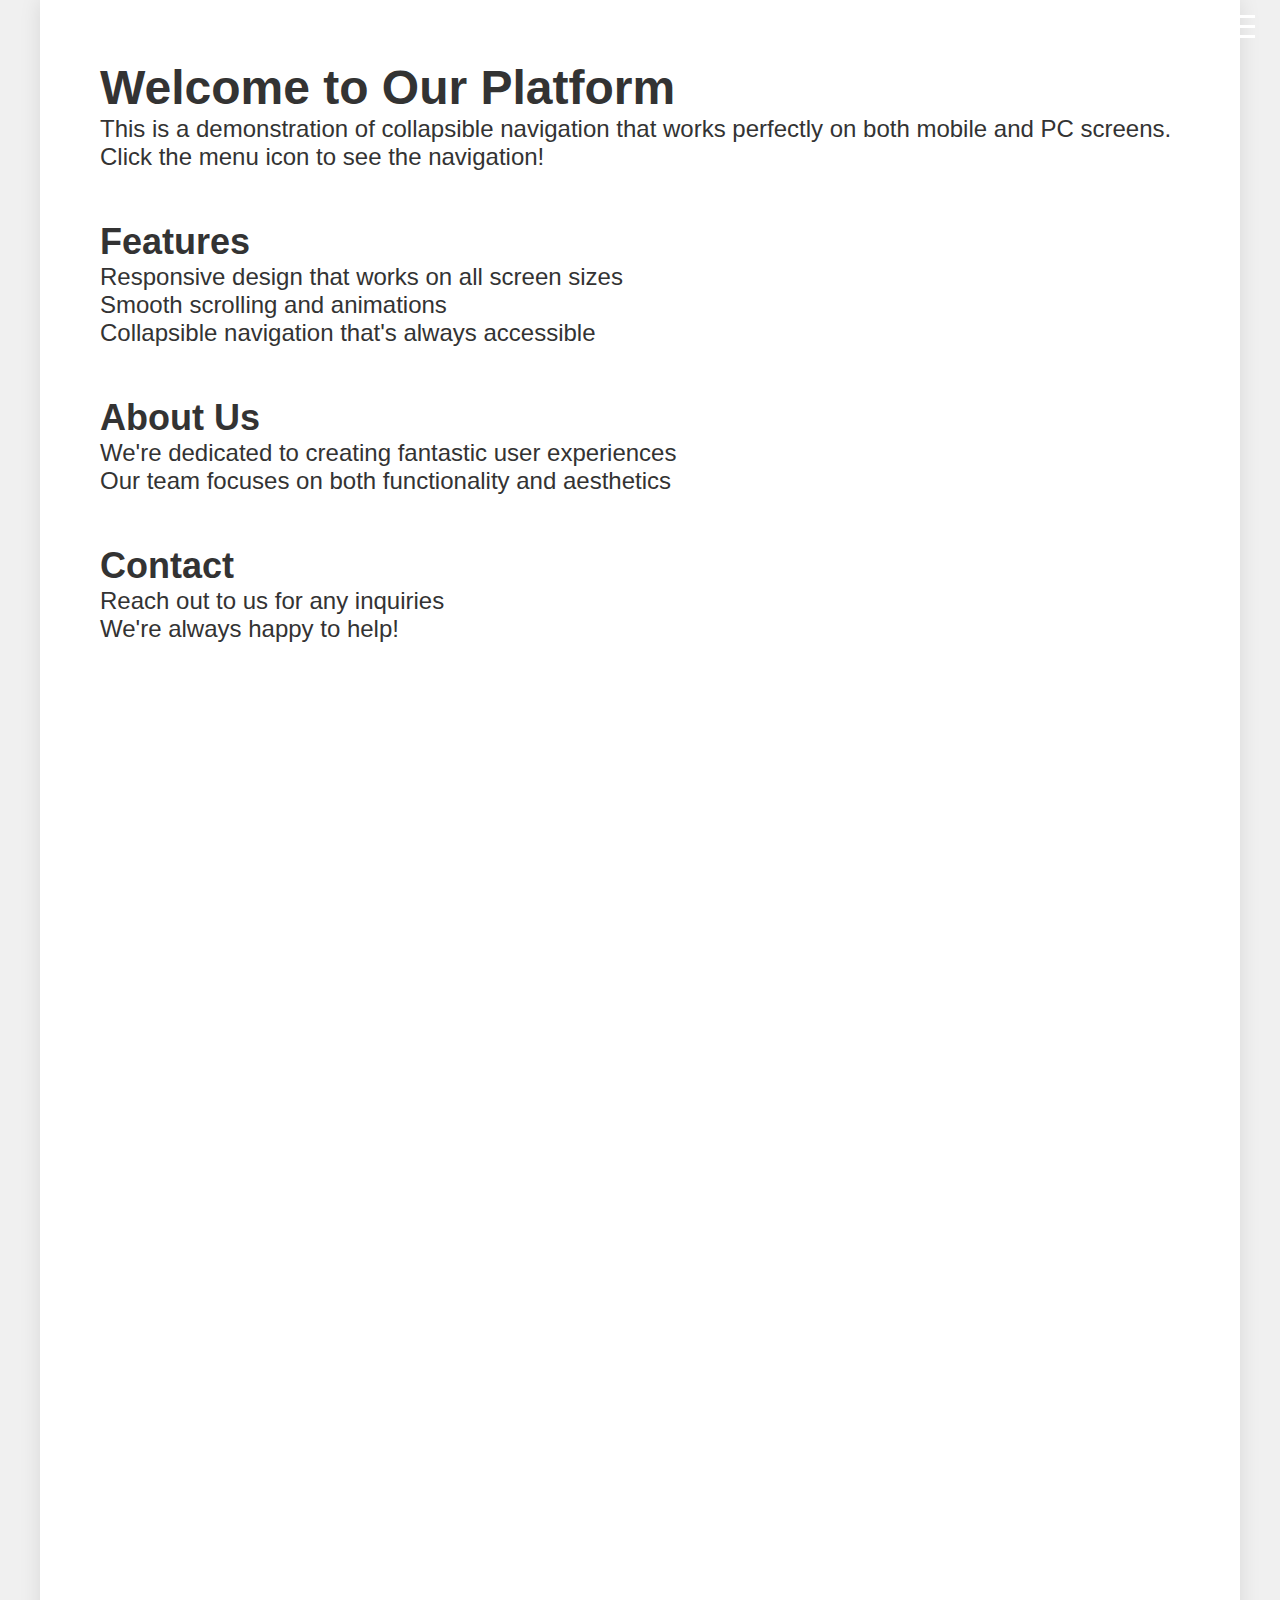
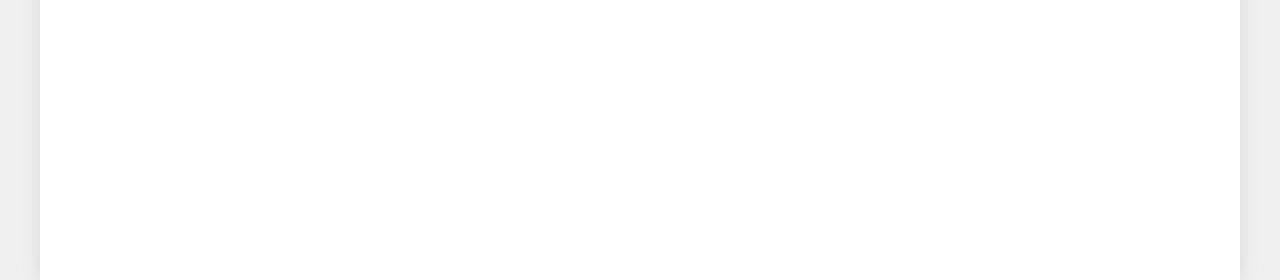
<file: template/basic/index-pwa-sticky-nav.html>
<html><head><base href="/" />
<!DOCTYPE html>
<html lang="en">

<head>
  <meta charset="UTF-8">
  <meta name="viewport" content="width=device-width, initial-scale=1.0">

  <!-- SEO Meta Tags -->
  <meta name="description" content="A mobile simulator designed to demonstrate mobile interface design.">
  <meta name="keywords" content="mobile, simulator, mobile design, mobile app">
  <meta name="author" content="Your Name or Company">
  <meta http-equiv="Content-Language" content="en">

  <!-- Canonical Link -->
  <link rel="canonical" href="https://www.yourwebsite.com/pc-simulator" />

  <!-- Open Graph for Social Media -->
  <meta property="og:title" content="PC Simulator">
  <meta property="og:description" content="A mobile simulator designed to demonstrate mobile interface design.">
  <meta property="og:image" content="https://www.yourwebsite.com/pc-simulator-image.jpg">
  <meta property="og:url" content="https://www.yourwebsite.com/pc-simulator">
  <meta property="og:type" content="website">

  <!-- Twitter Card -->
  <meta name="twitter:card" content="summary_large_image">
  <meta name="twitter:title" content="PC Simulator">
  <meta name="twitter:description" content="A mobile simulator designed to demonstrate mobile interface design.">
  <meta name="twitter:image" content="https://www.yourwebsite.com/pc-simulator-image.jpg">
  <meta name="twitter:creator" content="@yourtwitterhandle">

  <!-- Favicon -->
  <link rel="icon" href="https://www.yourwebsite.com/favicon.ico" type="image/x-icon">

  <!-- PWA -->
  <link rel="manifest" href="/manifest.json">
  <meta name="theme-color" content="#ffffff">

  <title>PC Simulator</title>

  <style>
    /* Global Styles */
    * {
      margin: 0;
      padding: 0;
      box-sizing: border-box;
    }

    body {
      margin: 0;
      font-family: Arial, sans-serif;
      background-color: #f0f0f0;
      min-height: 100vh;
    }

    /* Mobile Container */
    .mobile-container {
      width: 100%;
      min-height: 100vh;
      background-color: #fff;
      position: relative;
      display: flex;
      flex-direction: column;
    }

    .content {
      font-size: 1.2rem;
      color: #333;
      padding: 20px;
      flex-grow: 1;
    }

    /* Hamburger Menu */
    .menu-toggle {
      display: block;
      position: fixed;
      top: 15px;
      right: 15px;
      z-index: 1001;
      cursor: pointer;
      padding: 10px;
    }

    .hamburger {
      width: 30px;
      height: 3px;
      background-color: white;
      position: relative;
      transition: all 0.3s ease-in-out;
    }

    .hamburger::before,
    .hamburger::after {
      content: '';
      position: absolute;
      width: 30px;
      height: 3px;
      background-color: white;
      transition: all 0.3s ease-in-out;
    }

    .hamburger::before {
      transform: translateY(-10px);
    }

    .hamburger::after {
      transform: translateY(10px);
    }

    /* Hamburger Animation */
    .menu-toggle.active .hamburger {
      background-color: transparent;
    }

    .menu-toggle.active .hamburger::before {
      transform: rotate(45deg);
    }

    .menu-toggle.active .hamburger::after {
      transform: rotate(-45deg);
    }

    /* Sticky Navigation */
    .nav-container {
      position: fixed;
      top: 0;
      left: -100%;
      width: 250px;
      height: 100vh;
      background-color: #333;
      color: white;
      padding: 60px 0;
      transition: left 0.3s ease-in-out;
      z-index: 1000;
      box-shadow: 2px 0 5px rgba(0,0,0,0.2);
    }

    .nav-container.active {
      left: 0;
    }

    .nav-container a {
      color: white;
      text-decoration: none;
      font-size: 1.2rem;
      padding: 15px 25px;
      display: block;
      transition: background-color 0.3s ease;
    }

    .nav-container a:hover {
      background-color: #444;
      color: #00ff9d;
    }

    /* Long content for scroll testing */
    .scroll-content {
      height: 200vh;
      padding: 20px;
    }

    /* PC Styles */
    @media (min-width: 768px) {
      .mobile-container {
        max-width: 1200px;
        margin: 0 auto;
        min-height: 100vh;
        border: none;
        box-shadow: 0 0 20px rgba(0,0,0,0.1);
      }

      .nav-container {
        width: 300px;
      }

      .nav-container a {
        font-size: 1.4rem;
        padding: 20px 30px;
      }

      .content {
        font-size: 1.5rem;
        padding: 40px;
      }
    }

    /* Overlay */
    .overlay {
      position: fixed;
      top: 0;
      left: 0;
      width: 100%;
      height: 100%;
      background-color: rgba(0,0,0,0.5);
      display: none;
      z-index: 999;
    }

    .overlay.active {
      display: block;
    }

    /* Scroll Progress Indicator */
    .scroll-progress {
      height: 3px;
      background: linear-gradient(to right, #00ff9d, #00b8ff);
      position: fixed;
      top: 0;
      left: 0;
      z-index: 1001;
      transition: width 0.1s ease;
    }
  </style>
</head>

<body>
  <!-- Scroll Progress Indicator -->
  <div class="scroll-progress"></div>

  <!-- Hamburger Menu -->
  <div class="menu-toggle">
    <div class="hamburger"></div>
  </div>

  <!-- Overlay -->
  <div class="overlay"></div>

  <div class="mobile-container">
    <nav class="nav-container">
      <a href="https://example.com/home">Home</a>
      <a href="https://example.com/features">Features</a>
      <a href="https://example.com/about">About</a>
      <a href="https://example.com/contact">Contact</a>
    </nav>

    <div class="content">
      <div class="scroll-content">
        <h1>Welcome to Our Platform</h1>
        <p>This is a demonstration of collapsible navigation that works perfectly on both mobile and PC screens.</p>
        <p>Click the menu icon to see the navigation!</p>
        
        <!-- Adding more content to ensure scrollability -->
        <div style="margin-top: 50px;">
          <h2>Features</h2>
          <p>Responsive design that works on all screen sizes</p>
          <p>Smooth scrolling and animations</p>
          <p>Collapsible navigation that's always accessible</p>
        </div>

        <div style="margin-top: 50px;">
          <h2>About Us</h2>
          <p>We're dedicated to creating fantastic user experiences</p>
          <p>Our team focuses on both functionality and aesthetics</p>
        </div>

        <div style="margin-top: 50px;">
          <h2>Contact</h2>
          <p>Reach out to us for any inquiries</p>
          <p>We're always happy to help!</p>
        </div>
      </div>
    </div>
  </div>

  <script>
    // Menu Toggle Functionality
    const menuToggle = document.querySelector('.menu-toggle');
    const navContainer = document.querySelector('.nav-container');
    const overlay = document.querySelector('.overlay');

    menuToggle.addEventListener('click', () => {
      menuToggle.classList.toggle('active');
      navContainer.classList.toggle('active');
      overlay.classList.toggle('active');
    });

    // Close menu when clicking overlay
    overlay.addEventListener('click', () => {
      menuToggle.classList.remove('active');
      navContainer.classList.remove('active');
      overlay.classList.remove('active');
    });

    // Close menu when clicking a nav link
    document.querySelectorAll('.nav-container a').forEach(link => {
      link.addEventListener('click', () => {
        menuToggle.classList.remove('active');
        navContainer.classList.remove('active');
        overlay.classList.remove('active');
      });
    });

    // Scroll Progress
    window.onscroll = function() {
      const winScroll = document.body.scrollTop || document.documentElement.scrollTop;
      const height = document.documentElement.scrollHeight - document.documentElement.clientHeight;
      const scrolled = (winScroll / height) * 100;
      document.querySelector(".scroll-progress").style.width = scrolled + "%";
    };
  </script>

  <!-- Service Worker Registration -->
  <script>
    if ('serviceWorker' in navigator) {
      window.addEventListener('load', () => {
        navigator.serviceWorker.register('/service-worker.js')
          .then(registration => {
            console.log('Service Worker registered with scope:', registration.scope);
          })
          .catch(error => {
            console.log('Service Worker registration failed:', error);
          });
      });
    }
  </script>
</body>

</html>
</html>
</file>
